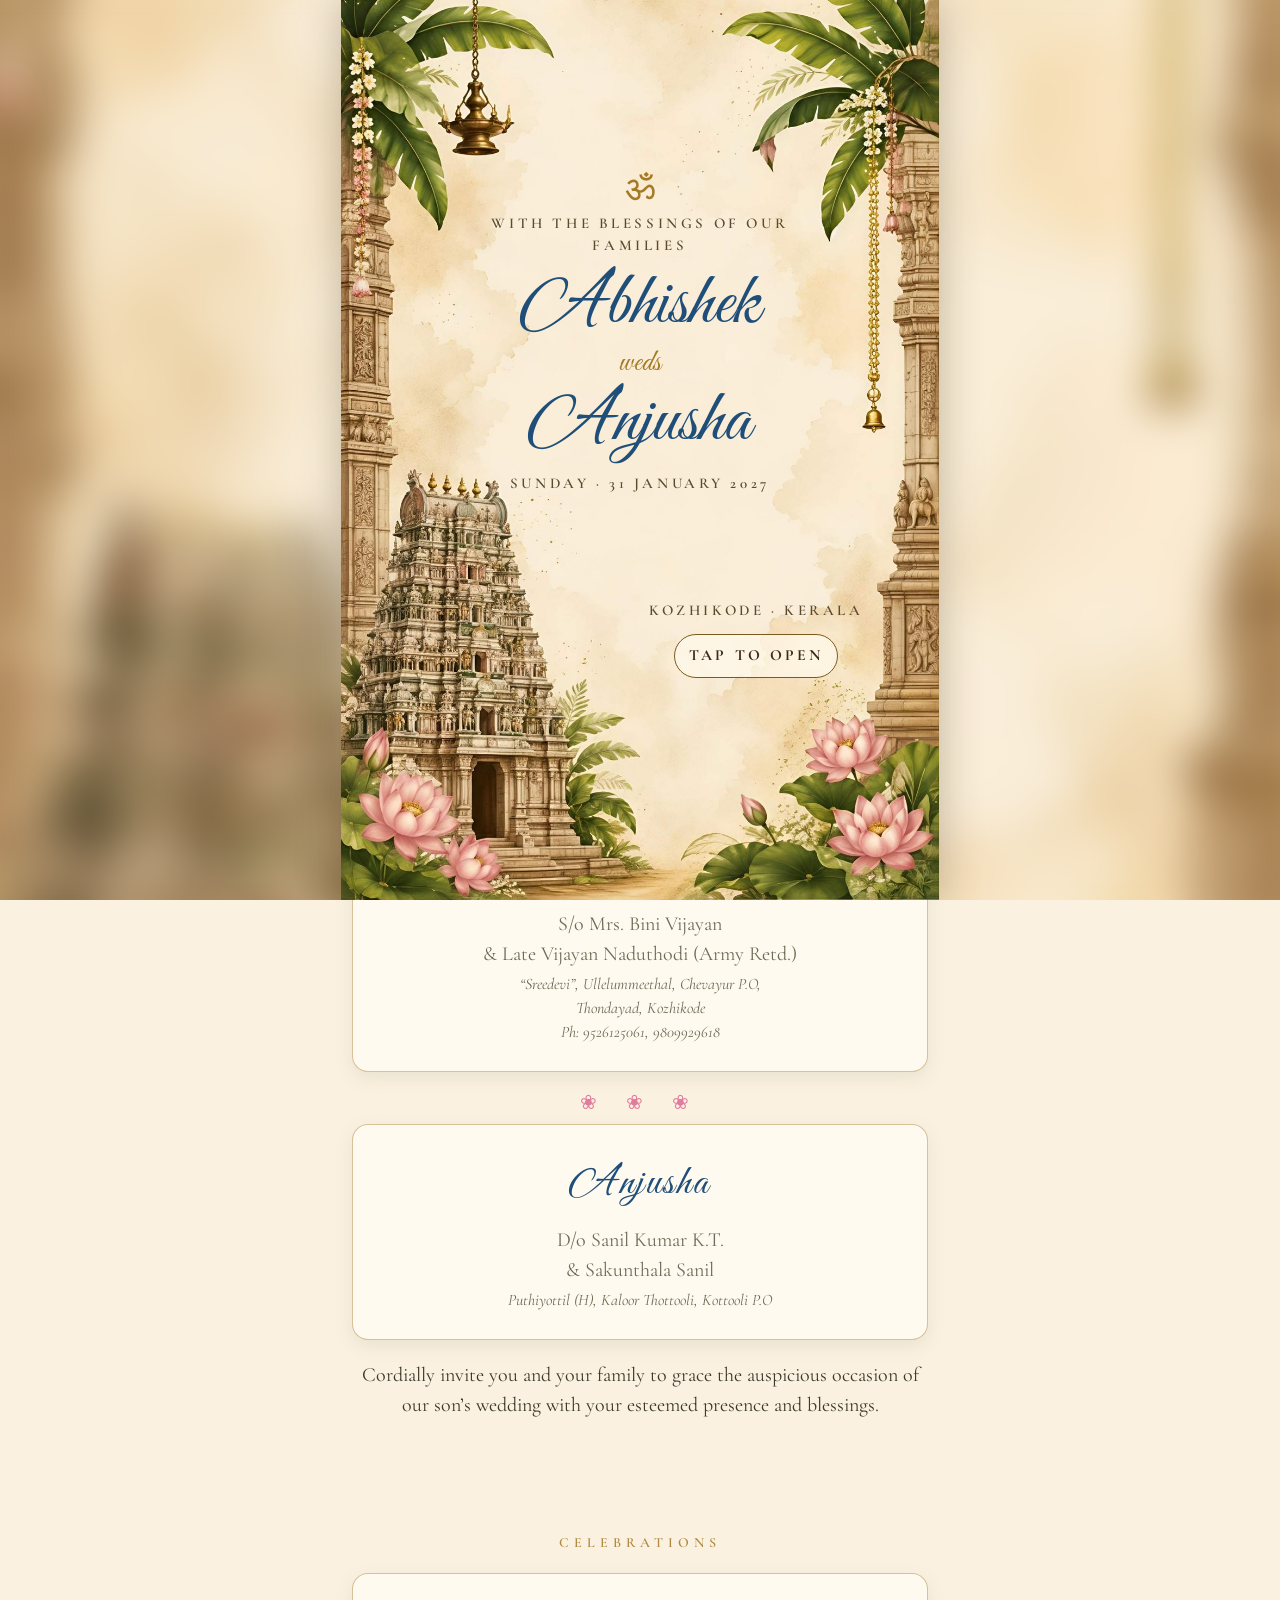
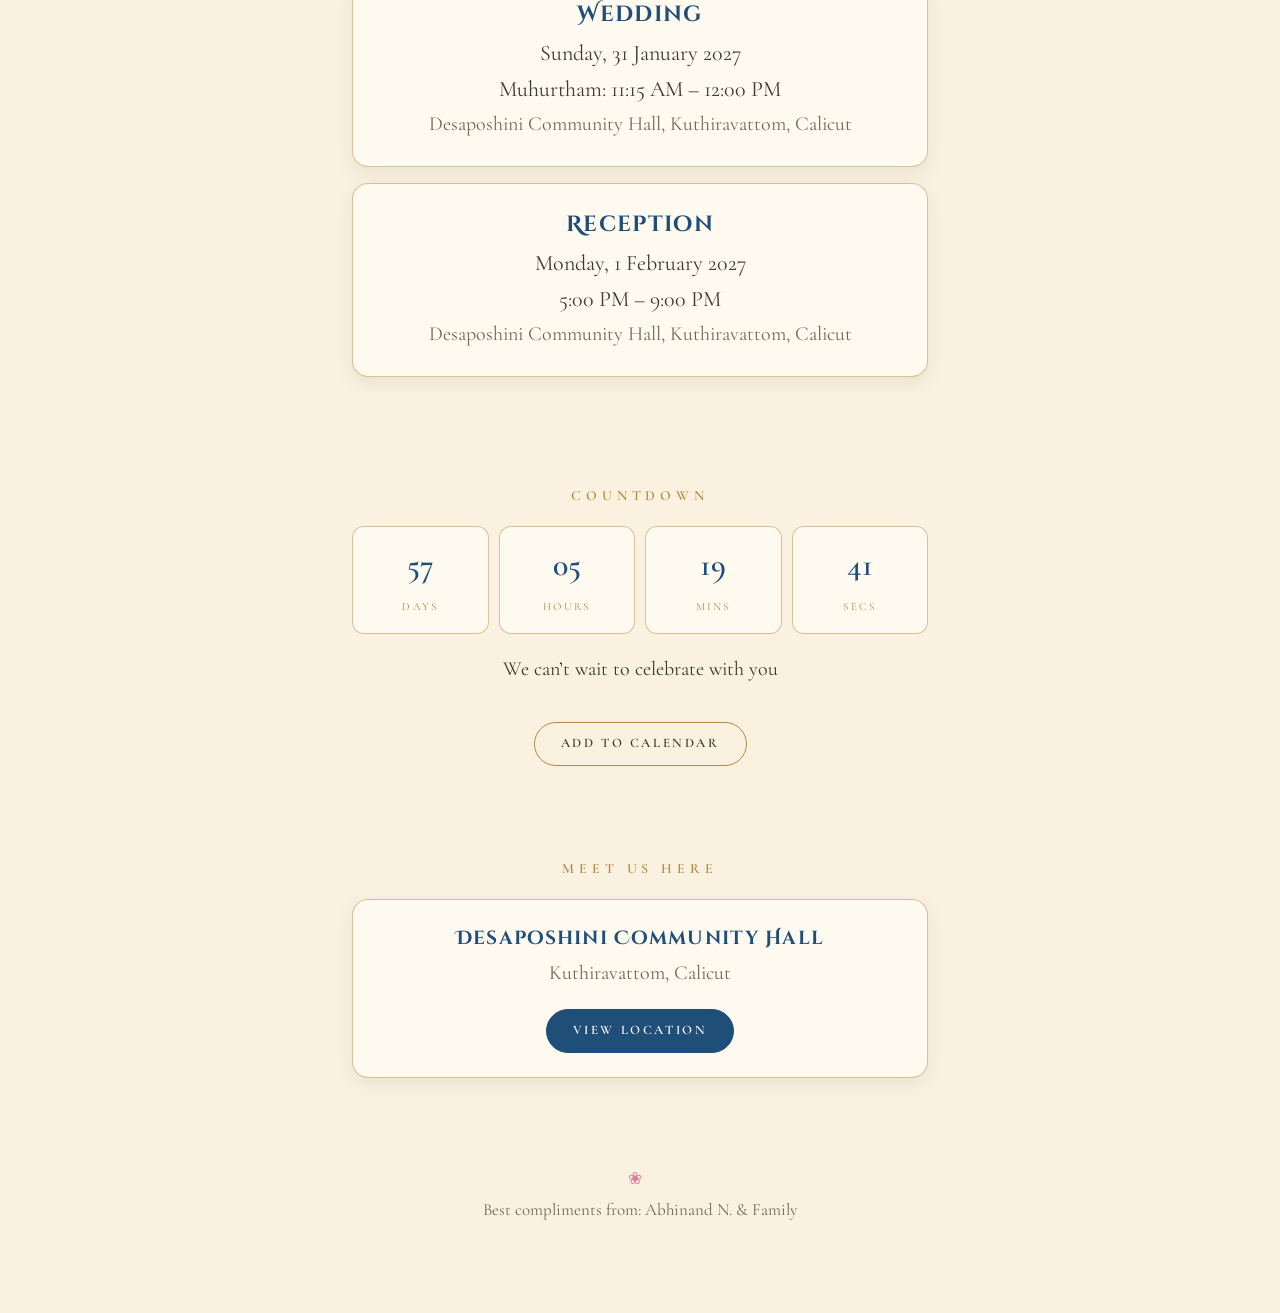
<file: index.html>
<!DOCTYPE html>
<html lang="en">
<head>
<meta charset="utf-8">
<meta name="viewport" content="width=device-width, initial-scale=1, viewport-fit=cover">
<meta name="theme-color" content="#f8ecd8">
<title>Abhishek &amp; Anjusha Wedding</title>
<link href="https://fonts.googleapis.com/css2?family=Cormorant+Garamond:ital,wght@0,400;0,600;1,400&family=Cinzel+Decorative:wght@400;700&family=Great+Vibes&family=Alex+Brush&display=swap" rel="stylesheet">
<style>
:root{--bg:#fbf1e1;--card:#fffaf0;--ink:#3b3a2c;--muted:#6f6a55;--gold:#b08a3e;--line:rgba(176,138,62,.5);--blue:#1f4e79;--pink:#df7d9c;--leaf:#5f7a46;color-scheme:light;box-sizing:border-box;padding-top:env(safe-area-inset-top,0px);padding-bottom:env(safe-area-inset-bottom,0px)}
*{box-sizing:border-box}
html{scroll-behavior:smooth}
body{margin:0;background:var(--bg);color:var(--ink);font-family:'Cormorant Garamond',Georgia,serif;font-size:20px;line-height:1.5;text-align:center;overflow-x:hidden}
body.lock{overflow:hidden;height:100%}
.disp{font-family:'Cinzel Decorative',Georgia,serif}
.script{font-family:'Great Vibes','Brush Script MT',cursive;font-weight:400}
.cp{font-family:'Alex Brush','Great Vibes',cursive;font-size:1.12em}
/* hero card uses the illustration; its own cream is fixed so text colours here are fixed too */
.hero{max-width:480px;margin:0 auto;position:relative;aspect-ratio:2/3;background:#fbf1e1 url("hero.jpg") center/100% 100% no-repeat;color:#3b3a2c}
.hero::after{content:"";position:absolute;left:0;right:0;bottom:0;height:48px;background:linear-gradient(transparent,var(--bg))}
.ht{position:absolute;left:20%;right:20%;top:13%;display:flex;flex-direction:column;align-items:center}
.ht .om{font-size:min(6vw,26px);color:#b08a3e;line-height:1}
.ht small{font-size:min(2.5vw,11px);letter-spacing:.22em;margin:4px 0 0;color:#6f6a55}
.ht .n{font-size:min(12vw,56px);line-height:.95;color:#1f4e79;margin:0}
.ht .a{font-size:min(5vw,22px);color:#b08a3e;margin:-2px 0}
.ht .d{margin-top:6px;font-size:min(3.2vw,14px);letter-spacing:.2em;font-weight:600;color:#3b3a2c}
.ht .t{font-size:min(3.2vw,14px);letter-spacing:.12em;color:#6f6a55;font-style:italic}
section{max-width:620px;margin:0 auto;padding:46px 22px}
h2{font-size:14px;letter-spacing:.35em;text-transform:uppercase;color:var(--gold);font-weight:600;margin:0 0 20px}
.orn{color:var(--pink);letter-spacing:.6em;margin:6px 0}
.card{background:var(--card);border:1px solid var(--line);border-radius:16px;padding:24px 18px;margin-bottom:16px;box-shadow:0 6px 18px rgba(95,122,70,.12)}
.card h3{margin:0 0 6px;font-size:22px;color:var(--blue);font-weight:700;letter-spacing:.06em}
.card p{margin:3px 0;color:var(--muted)}
.card .big{color:var(--ink);font-size:22px}
.card .nm{font-size:44px;color:var(--blue);line-height:1.1;margin:0}
.small{font-size:16px;font-style:italic;color:var(--muted)}
.cd{display:grid;grid-template-columns:repeat(4,1fr);gap:10px}
.cd div{border:1px solid var(--line);border-radius:12px;padding:14px 2px;background:var(--card)}
.cd b{display:block;font-size:32px;color:var(--blue);font-weight:600}
.cd span{font-size:11px;letter-spacing:.2em;color:var(--gold)}
.btn{display:inline-block;margin-top:18px;border:1px solid var(--gold);color:var(--ink);padding:11px 26px;border-radius:30px;text-decoration:none;letter-spacing:.2em;font-size:13px;font-weight:600}
.btn.fill{background:var(--blue);border-color:var(--blue);color:#fff}
.rv{opacity:0;transform:translateY(34px);transition:opacity 1s ease,transform 1s ease}
.rv.in{opacity:1;transform:none}
footer{padding:20px 22px 90px;color:var(--muted);font-size:17px}
#cover{position:fixed;inset:0;z-index:60;overflow:hidden;background:#efe0bf;transition:opacity 1.5s ease,transform 1.8s ease}
#cover.open{opacity:0;transform:scale(1.12);pointer-events:none}
#cover.gone{display:none}
.bgb{position:absolute;inset:-40px;background:url("cover.jpg") center/cover no-repeat;filter:blur(22px)}
.frame{position:absolute;inset:0;background:url("cover.jpg") center/cover no-repeat;container-type:inline-size;animation:zm 16s ease-in-out infinite alternate}
@media (min-aspect-ratio:2/3){.frame{margin:auto;height:min(100svh,150.6vw);width:min(100vw,66.4svh);background-size:100% 100%;box-shadow:0 0 40px rgba(60,40,10,.3)}}
@keyframes zm{from{transform:scale(1)}to{transform:scale(1.035)}}
#embers{position:absolute;inset:0;z-index:1;pointer-events:none}
.em{position:absolute;bottom:-10px;border-radius:50%;background:#e0a233;box-shadow:0 0 8px 2px #f2c46a;opacity:0;animation:rise linear infinite}
@keyframes rise{0%{opacity:0;transform:translate(0,0)}10%{opacity:.9}100%{opacity:0;transform:translate(var(--dx),-105vh)}}
.cc{position:absolute;inset:0;z-index:2;cursor:pointer;color:#3b2a1a;text-align:center}
.cc>div{position:absolute;display:flex;flex-direction:column;align-items:center;opacity:0;animation:up 1.6s ease forwards}
.top{left:22%;right:22%;top:19%}
.bot{left:50%;right:11%;top:66%;animation-delay:1.2s!important}
@keyframes up{from{opacity:0;transform:translateY(22px)}to{opacity:1;transform:none}}
.cc .om{font-size:min(7vw,6cqw);font-size:6cqw;color:#a47a24;line-height:1}
.cc small{font-size:min(2.6vw,11px);font-size:2.5cqw;letter-spacing:.24em;margin:5px 0;color:#5b4a2e;font-weight:600}
.cc .names{font-size:min(12vw,50px);font-size:12.5cqw;line-height:1;color:#1f4e79;margin:2px 0}
.cc .names i{display:block;font-style:normal;font-size:.4em;color:#a47a24;margin:2px 0}
.tap{margin-top:8px;border:1px solid #7b5a1e;background:rgba(255,250,235,.7);padding:9px 14px;border-radius:30px;letter-spacing:.2em;font-size:min(2.6vw,12px);font-size:2.6cqw;font-weight:700;color:#3b2a1a;animation:glow 2.4s ease-in-out infinite}
@keyframes glow{50%{box-shadow:0 0 18px rgba(224,162,51,.8)}}
@media (prefers-reduced-motion:reduce){.em,#embers .p{display:none}.frame{animation:none}}
#petals{position:fixed;inset:0;pointer-events:none;z-index:40;overflow:hidden}
.p{position:absolute;top:-30px;width:11px;height:15px;background:var(--pink);border-radius:100% 0 100% 0;opacity:.5;animation:fall linear infinite}
.p.g{background:var(--gold);width:6px;height:6px;border-radius:50%}
@keyframes fall{to{transform:translate(var(--dx),110vh) rotate(540deg)}}
#mus{position:fixed;right:14px;bottom:calc(14px + env(safe-area-inset-bottom,0px));z-index:70;width:46px;height:46px;border-radius:50%;border:1px solid var(--gold);background:var(--card);color:var(--gold);font-size:20px;cursor:pointer;display:none}
@media (prefers-reduced-motion:reduce){.p{display:none}.rv{transition:none;opacity:1;transform:none}}
</style>
</head>
<body class="lock">

<div id="cover">
  <div class="bgb"></div>
  <div id="embers"></div>
  <div class="frame">
    <div class="cc" onclick="openInvite()">
      <div class="top">
        <div class="om">ॐ</div>
        <small>WITH THE BLESSINGS OF OUR FAMILIES</small>
        <div class="names script"><span class="cp">A</span>bhishek<i>weds</i><span class="cp">A</span>njusha</div>
        <small>SUNDAY · 31 JANUARY 2027</small>
      </div>
      <div class="bot">
        <small>KOZHIKODE · KERALA</small>
        <div class="tap">TAP TO OPEN</div>
      </div>
    </div>
  </div>
</div>

<div id="petals"></div>
<audio id="song" loop preload="none" src="song.mp3"></audio>
<button id="mus" aria-label="Toggle music" onclick="toggleMusic()">♪</button>

<div class="hero">
  <div class="ht">
    <div class="om">ॐ</div>
    <small>WITH THE BLESSINGS OF OUR FAMILIES</small>
    <div class="n script"><span class="cp">A</span>bhishek</div>
    <div class="a script">weds</div>
    <div class="n script"><span class="cp">A</span>njusha</div>
    <div class="d">SUNDAY · 31 JANUARY 2027</div>
    <div class="t">Muhurtham 11:15 AM</div>
  </div>
</div>

<section>
  <h2 class="rv">Together with our families</h2>
  <div class="card rv">
    <h3 class="script" style="font-size:42px;font-weight:400"><span class="cp">A</span>bhishek</h3>
    <p>S/o Mrs. Bini Vijayan<br>&amp; Late Vijayan Naduthodi (Army Retd.)</p>
    <p class="small">“Sreedevi”, Ullelummeethal, Chevayur P.O,<br>Thondayad, Kozhikode<br>Ph: 9526125061, 9809929618</p>
  </div>
  <div class="orn rv">❀ ❀ ❀</div>
  <div class="card rv">
    <h3 class="script" style="font-size:42px;font-weight:400"><span class="cp">A</span>njusha</h3>
    <p>D/o Sanil Kumar K.T.<br>&amp; Sakunthala Sanil</p>
    <p class="small">Puthiyottil (H), Kaloor Thottooli, Kottooli P.O</p>
  </div>
  <p class="rv">Cordially invite you and your family to grace the auspicious occasion of our son’s wedding with your esteemed presence and blessings.</p>
</section>

<section>
  <h2 class="rv">Celebrations</h2>
  <div class="card rv">
    <h3 class="disp">Wedding</h3>
    <p class="big">Sunday, 31 January 2027</p>
    <p class="big">Muhurtham: 11:15 AM – 12:00 PM</p>
    <p>Desaposhini Community Hall, Kuthiravattom, Calicut</p>
  </div>
  <div class="card rv">
    <h3 class="disp">Reception</h3>
    <p class="big">Monday, 1 February 2027</p>
    <p class="big">5:00 PM – 9:00 PM</p>
    <p>Desaposhini Community Hall, Kuthiravattom, Calicut</p>
  </div>
</section>

<section>
  <h2 class="rv">Countdown</h2>
  <div class="cd rv">
    <div><b id="d">00</b><span>DAYS</span></div>
    <div><b id="h">00</b><span>HOURS</span></div>
    <div><b id="m">00</b><span>MINS</span></div>
    <div><b id="s">00</b><span>SECS</span></div>
  </div>
  <p class="rv" style="margin-top:20px">We can’t wait to celebrate with you</p>
  <a class="btn rv" target="_blank" rel="noopener" href="https://calendar.google.com/calendar/render?action=TEMPLATE&amp;text=Abhishek+%26+Anjusha+Wedding&amp;dates=20270131T054500Z/20270131T063000Z&amp;details=Reception+on+1+Feb+2027,+5-9+PM&amp;location=Desaposhini+Community+Hall,+Kuthiravattom,+Calicut">ADD TO CALENDAR</a>
</section>

<section>
  <h2 class="rv">Meet Us Here</h2>
  <div class="card rv">
    <h3 class="disp" style="font-size:19px">Desaposhini Community Hall</h3>
    <p>Kuthiravattom, Calicut</p>
    <a class="btn fill" target="_blank" rel="noopener" href="https://www.google.com/maps/search/?api=1&amp;query=Desaposhini+Community+Hall+Kuthiravattom+Calicut">VIEW LOCATION</a>
  </div>
</section>

<footer class="rv"><div class="orn">❀</div>Best compliments from: Abhinand N. &amp; Family</footer>

<script>
var song=document.getElementById('song'),mus=document.getElementById('mus');
function openInvite(){
  var c=document.getElementById('cover');
  c.classList.add('open');document.body.classList.remove('lock');
  try{var p=song.play();if(p&&p.catch)p.catch(function(){});}catch(e){}
  setTimeout(function(){c.classList.add('gone');},1700);
}
song.addEventListener('canplay',function(){mus.style.display='block';});
song.addEventListener('error',function(){mus.style.display='none';});
function toggleMusic(){if(song.paused){song.play();mus.style.opacity=1;}else{song.pause();mus.style.opacity=.5;}}
var pw=document.getElementById('petals');
for(var i=0;i<18;i++){var s=document.createElement('span');s.className='p'+(i%4==0?' g':'');
s.style.left=Math.random()*100+'%';s.style.setProperty('--dx',(Math.random()*120-60)+'px');
s.style.animationDuration=(9+Math.random()*9)+'s';s.style.animationDelay=(-Math.random()*14)+'s';pw.appendChild(s);}
var eb=document.getElementById('embers');
for(var j=0;j<30;j++){var e=document.createElement('span');e.className='em';var z=3+Math.random()*4;
e.style.cssText='left:'+Math.random()*100+'%;width:'+z+'px;height:'+z+'px;animation-duration:'+(8+Math.random()*10)+'s;animation-delay:'+(-Math.random()*14)+'s;--dx:'+(Math.random()*80-40)+'px';eb.appendChild(e);}
for(var k=0;k<12;k++){var q=document.createElement('span');q.className='p';
q.style.left=Math.random()*100+'%';q.style.setProperty('--dx',(Math.random()*120-60)+'px');
q.style.animationDuration=(9+Math.random()*8)+'s';q.style.animationDelay=(-Math.random()*12)+'s';eb.appendChild(q);}
var io=new IntersectionObserver(function(es){es.forEach(function(e){if(e.isIntersecting){e.target.classList.add('in');io.unobserve(e.target);}});},{threshold:.15});
document.querySelectorAll('.rv').forEach(function(el){io.observe(el);});
var target=new Date('2027-01-31T11:15:00+05:30').getTime();
function pad(n){return String(n).padStart(2,'0');}
function tick(){var t=Math.max(0,target-Date.now());
document.getElementById('d').textContent=pad(Math.floor(t/864e5));
document.getElementById('h').textContent=pad(Math.floor(t%864e5/36e5));
document.getElementById('m').textContent=pad(Math.floor(t%36e5/6e4));
document.getElementById('s').textContent=pad(Math.floor(t%6e4/1e3));}
tick();setInterval(tick,1000);
</script>
</body>
</html>
</file>
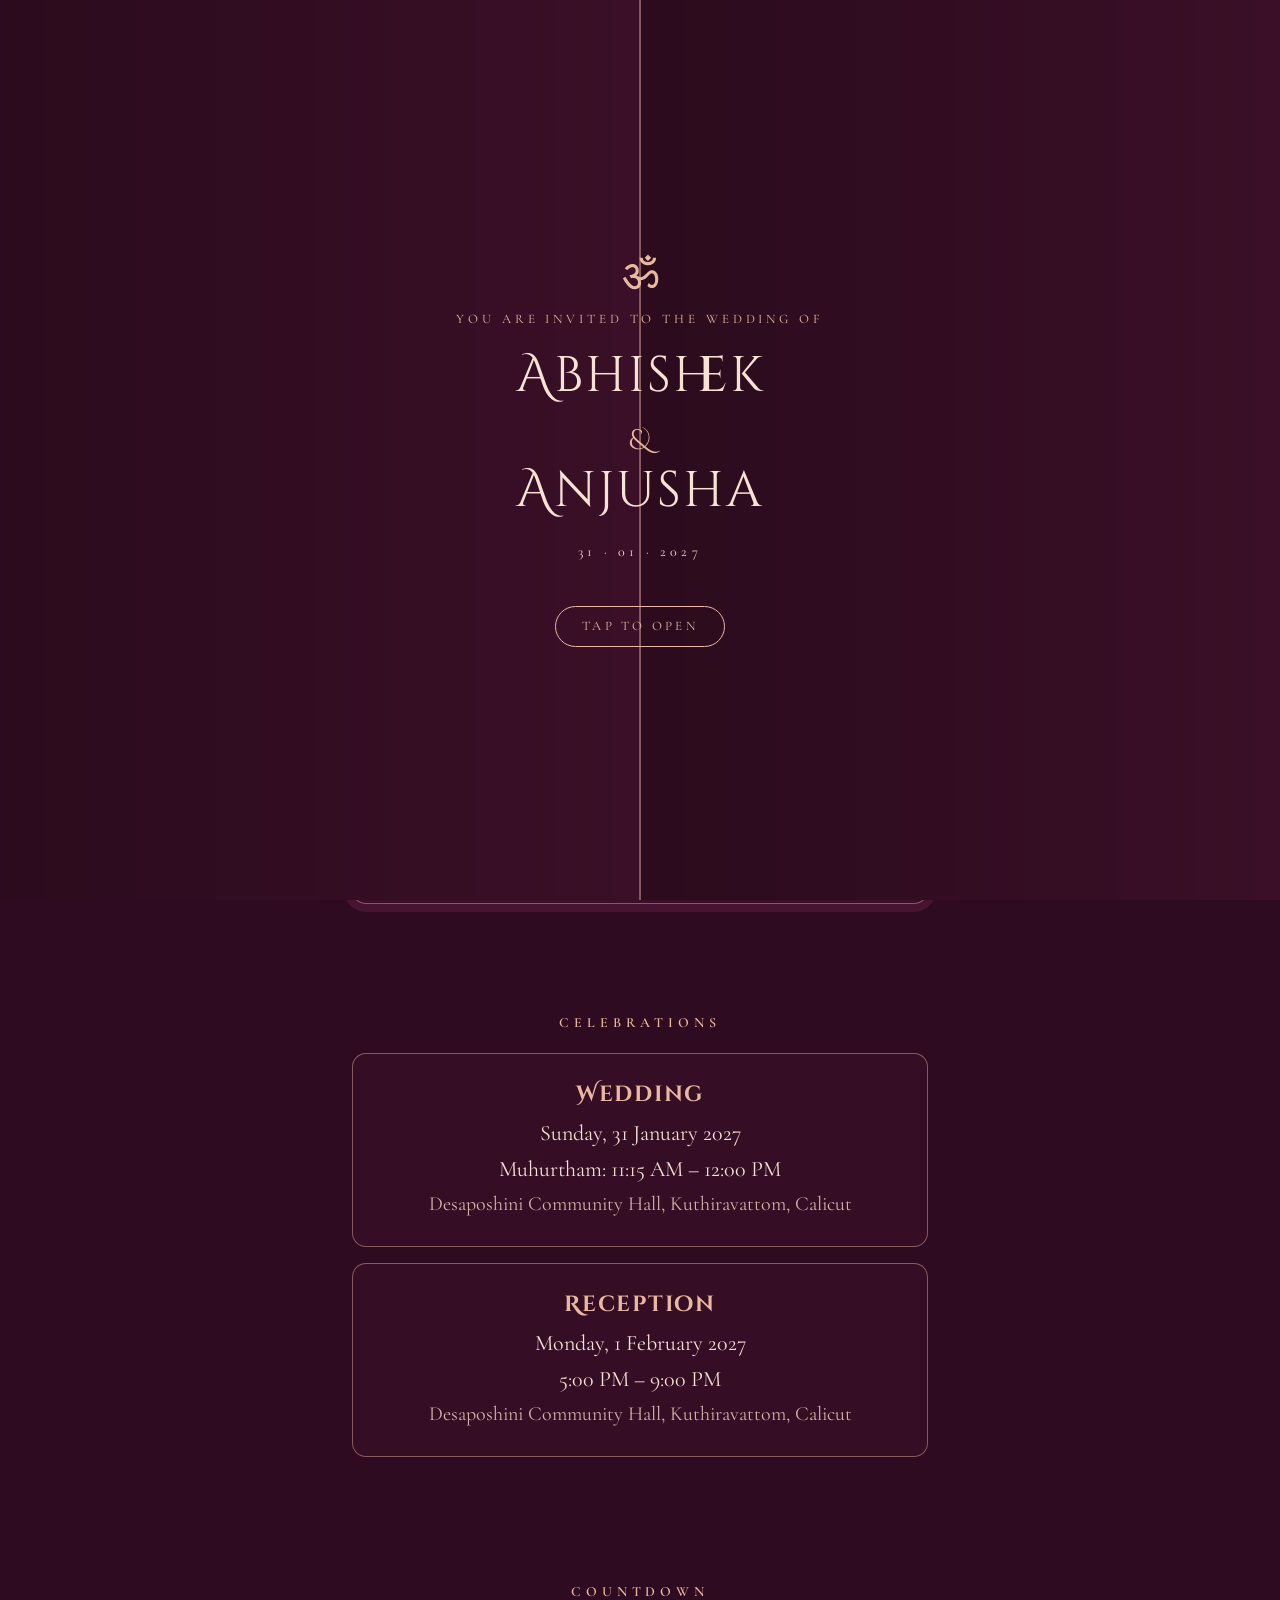
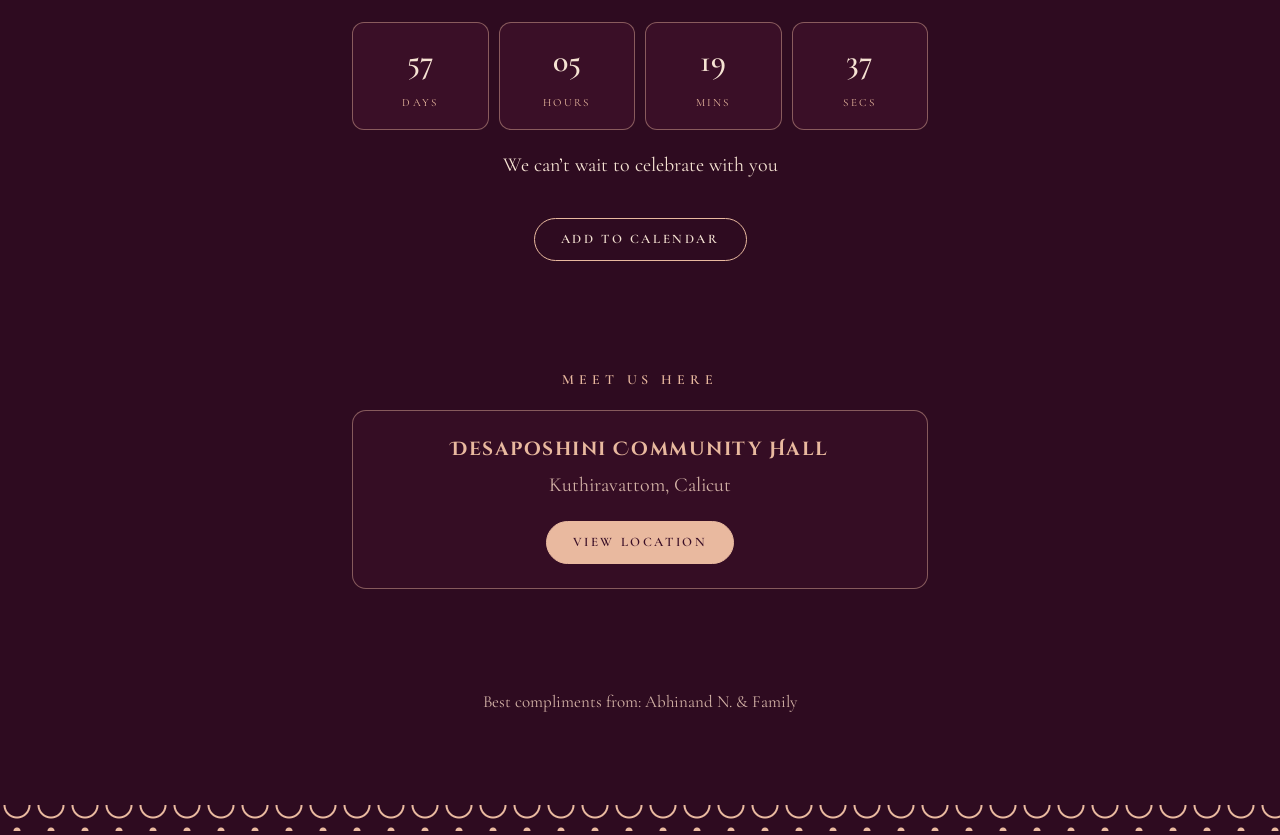
<file: abhishek-weds-anjusha.html>
<!DOCTYPE html>
<html lang="en">
<head>
<meta charset="utf-8">
<meta name="viewport" content="width=device-width, initial-scale=1, viewport-fit=cover">
<meta name="theme-color" content="#3a0f27">
<title>Abhishek &amp; Anjusha Wedding</title>
<link href="https://fonts.googleapis.com/css2?family=Cormorant+Garamond:ital,wght@0,400;0,600;1,400&family=Cinzel+Decorative:wght@400;700&display=swap" rel="stylesheet">
<style>
:root{--bg:#2e0b20;--panel:#3a0f27;--pat:#5b1a3d;--ink:#f6e3d3;--rose:#e9b99f;--muted:#d3b2a6;--line:rgba(233,185,159,.45);color-scheme:dark;box-sizing:border-box;padding-top:env(safe-area-inset-top,0px);padding-bottom:env(safe-area-inset-bottom,0px)}
*{box-sizing:border-box}
html{scroll-behavior:smooth}
body{margin:0;background:var(--bg);color:var(--ink);font-family:'Cormorant Garamond',Georgia,serif;font-size:20px;line-height:1.5;text-align:center;overflow-x:hidden}
body.lock{overflow:hidden;height:100%}
.disp{font-family:'Cinzel Decorative',Georgia,serif;letter-spacing:.04em}
.edge{height:30px;background:
radial-gradient(circle at 50% 100%,transparent 11px,var(--rose) 12px,var(--rose) 13px,transparent 14px) 0 0/34px 30px repeat-x,
radial-gradient(circle at 50% 0,var(--rose) 3px,transparent 4px) 0 4px/34px 30px repeat-x}
section{max-width:620px;margin:0 auto;padding:54px 22px}
.arch{background:var(--panel);border:1px solid var(--line);border-radius:260px 260px 14px 14px;padding:70px 22px 40px;box-shadow:0 0 0 8px rgba(91,26,61,.6)}
h2{font-size:14px;letter-spacing:.35em;text-transform:uppercase;color:var(--rose);font-weight:600;margin:0 0 20px}
.rule{height:1px;background:var(--line);margin:22px auto;max-width:340px}
.names{font-size:clamp(34px,10vw,56px);line-height:1.15;margin:6px 0;color:var(--ink)}
.amp{font-size:28px;color:var(--rose)}
.small{font-size:16px;color:var(--muted);font-style:italic}
.date{display:flex;align-items:center;justify-content:center;gap:16px;margin:10px 0}
.date b{font-size:64px;line-height:1;color:var(--ink)}
.date span{font-size:15px;letter-spacing:.25em;border-top:1px solid var(--line);border-bottom:1px solid var(--line);padding:6px 10px;color:var(--rose)}
.card{border:1px solid var(--line);border-radius:14px;padding:24px 18px;margin-bottom:16px;background:rgba(58,15,39,.7)}
.card h3{margin:0 0 6px;font-size:22px;color:var(--rose);font-weight:600;letter-spacing:.08em}
.card p{margin:3px 0;color:var(--muted)}
.card .big{color:var(--ink);font-size:22px}
.cd{display:grid;grid-template-columns:repeat(4,1fr);gap:10px}
.cd div{border:1px solid var(--line);border-radius:12px;padding:14px 2px;background:var(--panel)}
.cd b{display:block;font-size:32px;color:var(--ink);font-weight:600}
.cd span{font-size:11px;letter-spacing:.2em;color:var(--rose)}
.btn{display:inline-block;margin-top:18px;border:1px solid var(--rose);color:var(--ink);padding:11px 26px;border-radius:30px;text-decoration:none;letter-spacing:.2em;font-size:13px;font-weight:600;background:transparent;font-family:inherit;cursor:pointer}
.btn.fill{background:var(--rose);color:#3a0f27}
.hero{min-height:100svh;display:flex;flex-direction:column;justify-content:center}
.hero .arch{margin-top:10px}
.om{font-size:44px;color:var(--rose);line-height:1}
.rv{opacity:0;transform:translateY(34px);transition:opacity 1s ease,transform 1s ease}
.rv.in{opacity:1;transform:none}
footer{padding:30px 22px 90px;color:var(--muted);font-size:17px}
/* cover doors */
#cover{position:fixed;inset:0;z-index:60;display:flex;pointer-events:auto}
.door{flex:1;background:var(--panel) linear-gradient(90deg,rgba(0,0,0,.25),transparent);transition:transform 1.6s cubic-bezier(.7,0,.2,1);border-right:1px solid var(--line)}
.door.r{border-right:0;border-left:1px solid var(--line)}
#cover.open .door:first-child{transform:translateX(-101%)}
#cover.open .door.r{transform:translateX(101%)}
#cover.open .cc{opacity:0;transform:scale(.9)}
.cc{position:absolute;inset:0;display:flex;flex-direction:column;align-items:center;justify-content:center;padding:24px;cursor:pointer;transition:all .6s ease}
.cc .names{font-size:clamp(32px,9vw,50px)}
.tap{margin-top:30px;border:1px solid var(--rose);padding:10px 26px;border-radius:30px;letter-spacing:.25em;font-size:13px;color:var(--rose);animation:pulse 2s infinite}
@keyframes pulse{50%{opacity:.45}}
#cover.gone{display:none}
/* petals */
#petals{position:fixed;inset:0;pointer-events:none;z-index:40;overflow:hidden}
.p{position:absolute;top:-30px;width:10px;height:14px;background:var(--rose);border-radius:100% 0 100% 0;opacity:.7;animation:fall linear infinite}
@keyframes fall{to{transform:translate(var(--dx),110vh) rotate(540deg)}}
#mus{position:fixed;right:14px;bottom:calc(14px + env(safe-area-inset-bottom,0px));z-index:70;width:46px;height:46px;border-radius:50%;border:1px solid var(--rose);background:var(--panel);color:var(--rose);font-size:20px;cursor:pointer;display:none}
@media (prefers-reduced-motion:reduce){.p{display:none}.rv{transition:none;opacity:1;transform:none}}
</style>
</head>
<body class="lock">

<div id="cover">
  <div class="door"></div><div class="door r"></div>
  <div class="cc" onclick="openInvite()">
    <div class="om">ॐ</div>
    <p style="letter-spacing:.3em;font-size:13px;color:var(--rose)">YOU ARE INVITED TO THE WEDDING OF</p>
    <div class="names disp">Abhishek<br><span class="amp">&amp;</span><br>Anjusha</div>
    <p style="letter-spacing:.3em;font-size:14px">31 · 01 · 2027</p>
    <div class="tap">TAP TO OPEN</div>
  </div>
</div>

<div id="petals"></div>
<audio id="song" loop preload="none" src="song.mp3"></audio>
<button id="mus" aria-label="Toggle music" onclick="toggleMusic()">♪</button>

<div class="edge"></div>

<section class="hero">
  <div class="arch rv">
    <div class="om">ॐ</div>
    <p style="font-size:18px;margin:14px 0 4px"><b>Mrs. Bini Vijayan &amp; Late Vijayan Naduthodi (Army Retd.)</b></p>
    <p class="small" style="margin:0">“Sreedevi”, Ullelummeethal, Chevayur P.O,<br>Thondayad, Kozhikode · Ph: 9526125061, 9809929618</p>
    <p style="margin:18px 0">Cordially invite you and your family to grace the auspicious occasion of our son’s wedding with your esteemed presence and blessings.</p>
    <div class="names disp">Abhishek</div>
    <div class="amp disp">&amp;</div>
    <div class="names disp">Anjusha</div>
    <p style="margin:12px 0 0;font-size:18px">D/o Sanil Kumar K.T. &amp; Sakunthala Sanil</p>
    <p class="small" style="margin:0">Puthiyottil (H), Kaloor Thottooli, Kottooli P.O</p>
    <div class="rule"></div>
    <div style="letter-spacing:.35em;color:var(--rose)">JANUARY</div>
    <div class="date"><span>SUNDAY</span><b class="disp">31</b><span>11:15 AM</span></div>
    <div style="letter-spacing:.3em;color:var(--rose)">2027</div>
  </div>
</section>

<section>
  <h2 class="rv">Celebrations</h2>
  <div class="card rv">
    <h3 class="disp">Wedding</h3>
    <p class="big">Sunday, 31 January 2027</p>
    <p class="big">Muhurtham: 11:15 AM – 12:00 PM</p>
    <p>Desaposhini Community Hall, Kuthiravattom, Calicut</p>
  </div>
  <div class="card rv">
    <h3 class="disp">Reception</h3>
    <p class="big">Monday, 1 February 2027</p>
    <p class="big">5:00 PM – 9:00 PM</p>
    <p>Desaposhini Community Hall, Kuthiravattom, Calicut</p>
  </div>
</section>

<section>
  <h2 class="rv">Countdown</h2>
  <div class="cd rv">
    <div><b id="d">00</b><span>DAYS</span></div>
    <div><b id="h">00</b><span>HOURS</span></div>
    <div><b id="m">00</b><span>MINS</span></div>
    <div><b id="s">00</b><span>SECS</span></div>
  </div>
  <p class="rv" style="margin-top:20px">We can’t wait to celebrate with you</p>
  <a class="btn rv" target="_blank" rel="noopener" href="https://calendar.google.com/calendar/render?action=TEMPLATE&amp;text=Abhishek+%26+Anjusha+Wedding&amp;dates=20270131T054500Z/20270131T063000Z&amp;details=Reception+on+1+Feb+2027,+5-9+PM&amp;location=Desaposhini+Community+Hall,+Kuthiravattom,+Calicut">ADD TO CALENDAR</a>
</section>

<section>
  <h2 class="rv">Meet Us Here</h2>
  <div class="card rv">
    <h3 class="disp" style="font-size:19px">Desaposhini Community Hall</h3>
    <p>Kuthiravattom, Calicut</p>
    <a class="btn fill" target="_blank" rel="noopener" href="https://www.google.com/maps/search/?api=1&amp;query=Desaposhini+Community+Hall+Kuthiravattom+Calicut">VIEW LOCATION</a>
  </div>
</section>

<footer class="rv">Best compliments from: Abhinand N. &amp; Family</footer>
<div class="edge" style="transform:scaleY(-1)"></div>

<script>
var song=document.getElementById('song'),mus=document.getElementById('mus');
function openInvite(){
  var c=document.getElementById('cover');
  c.classList.add('open');document.body.classList.remove('lock');
  try{var p=song.play();if(p&&p.catch)p.catch(function(){});}catch(e){}
  setTimeout(function(){c.classList.add('gone');},1700);
}
song.addEventListener('canplay',function(){mus.style.display='block';});
song.addEventListener('error',function(){mus.style.display='none';});
function toggleMusic(){if(song.paused){song.play();mus.textContent='♪';mus.style.opacity=1;}else{song.pause();mus.style.opacity=.5;}}
// petals
var pw=document.getElementById('petals');
for(var i=0;i<16;i++){var s=document.createElement('span');s.className='p';
s.style.left=Math.random()*100+'%';s.style.setProperty('--dx',(Math.random()*120-60)+'px');
s.style.animationDuration=(9+Math.random()*9)+'s';s.style.animationDelay=(-Math.random()*14)+'s';
s.style.transform='scale('+(.6+Math.random()*.9)+')';pw.appendChild(s);}
// scroll reveal
var io=new IntersectionObserver(function(es){es.forEach(function(e){if(e.isIntersecting){e.target.classList.add('in');io.unobserve(e.target);}});},{threshold:.15});
document.querySelectorAll('.rv').forEach(function(el){io.observe(el);});
// countdown
var target=new Date('2027-01-31T11:15:00+05:30').getTime();
function pad(n){return String(n).padStart(2,'0');}
function tick(){var t=Math.max(0,target-Date.now());
document.getElementById('d').textContent=pad(Math.floor(t/864e5));
document.getElementById('h').textContent=pad(Math.floor(t%864e5/36e5));
document.getElementById('m').textContent=pad(Math.floor(t%36e5/6e4));
document.getElementById('s').textContent=pad(Math.floor(t%6e4/1e3));}
tick();setInterval(tick,1000);
</script>
</body>
</html>
</file>
